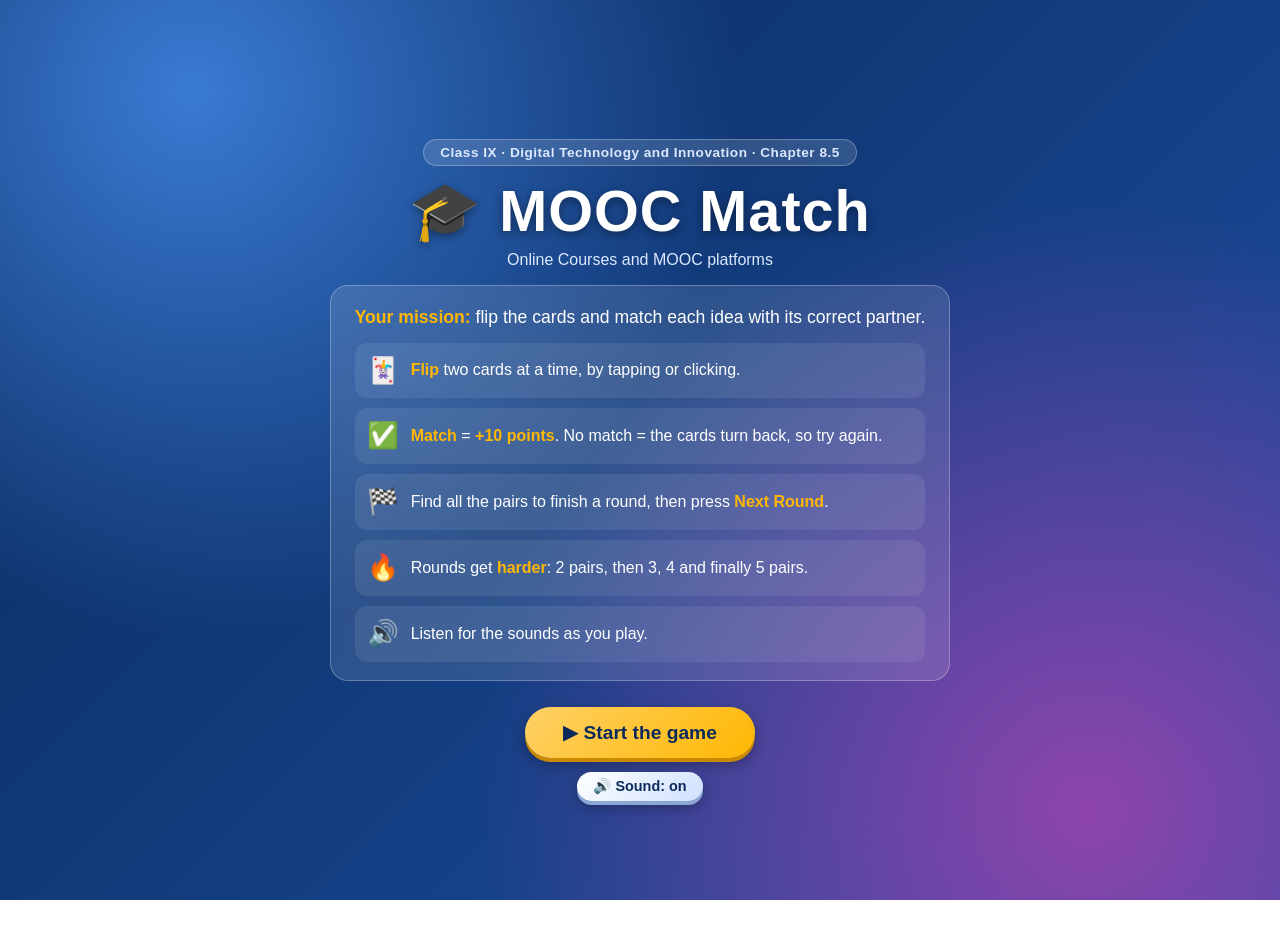
<file: index.html>
<!DOCTYPE html>
<html lang="en">
<head>
<meta charset="UTF-8">
<meta name="viewport" content="width=device-width, initial-scale=1">
<title>MOOC Match</title>
<link rel="stylesheet" href="style.css">
<link rel="stylesheet" href="intro.css">
</head>
<body>
<main class="wrap intro">
  <div class="course">Class IX · Digital Technology and Innovation · Chapter 8.5</div>
  <h1>🎓 MOOC Match</h1>
  <p class="sub">Online Courses and MOOC platforms</p>

  <section class="howto brief">
    <p class="mission"><b>Your mission:</b> flip the cards and match each idea with its correct partner.</p>
    <ul class="rules">
      <li><span>🃏</span><div><b>Flip</b> two cards at a time, by tapping or clicking.</div></li>
      <li><span>✅</span><div><b>Match</b> = <b>+10 points</b>. No match = the cards turn back, so try again.</div></li>
      <li><span>🏁</span><div>Find all the pairs to finish a round, then press <b>Next Round</b>.</div></li>
      <li><span>🔥</span><div>Rounds get <b>harder</b>: 2 pairs, then 3, 4 and finally 5 pairs.</div></li>
      <li><span>🔊</span><div>Listen for the sounds as you play.</div></li>
    </ul>
  </section>

  <div><a class="btn pulse" href="game.html">▶ Start the game</a></div>
  <p class="soundline"><button id="introSound" class="soundbtn" onclick="toggleIntroSound()">🔊 Sound: on</button></p>
</main>
<script>
  // Shares the same setting as the game page
  let on = true;
  try { on = localStorage.getItem("moocSound") !== "off"; } catch(e){}
  const b = document.getElementById("introSound");
  function paint(){ b.textContent = on ? "🔊 Sound: on" : "🔇 Sound: off"; b.classList.toggle("off", !on); }
  function toggleIntroSound(){ on = !on; try { localStorage.setItem("moocSound", on ? "on" : "off"); } catch(e){} paint(); }
  paint();
</script>
</body>
</html>
</file>
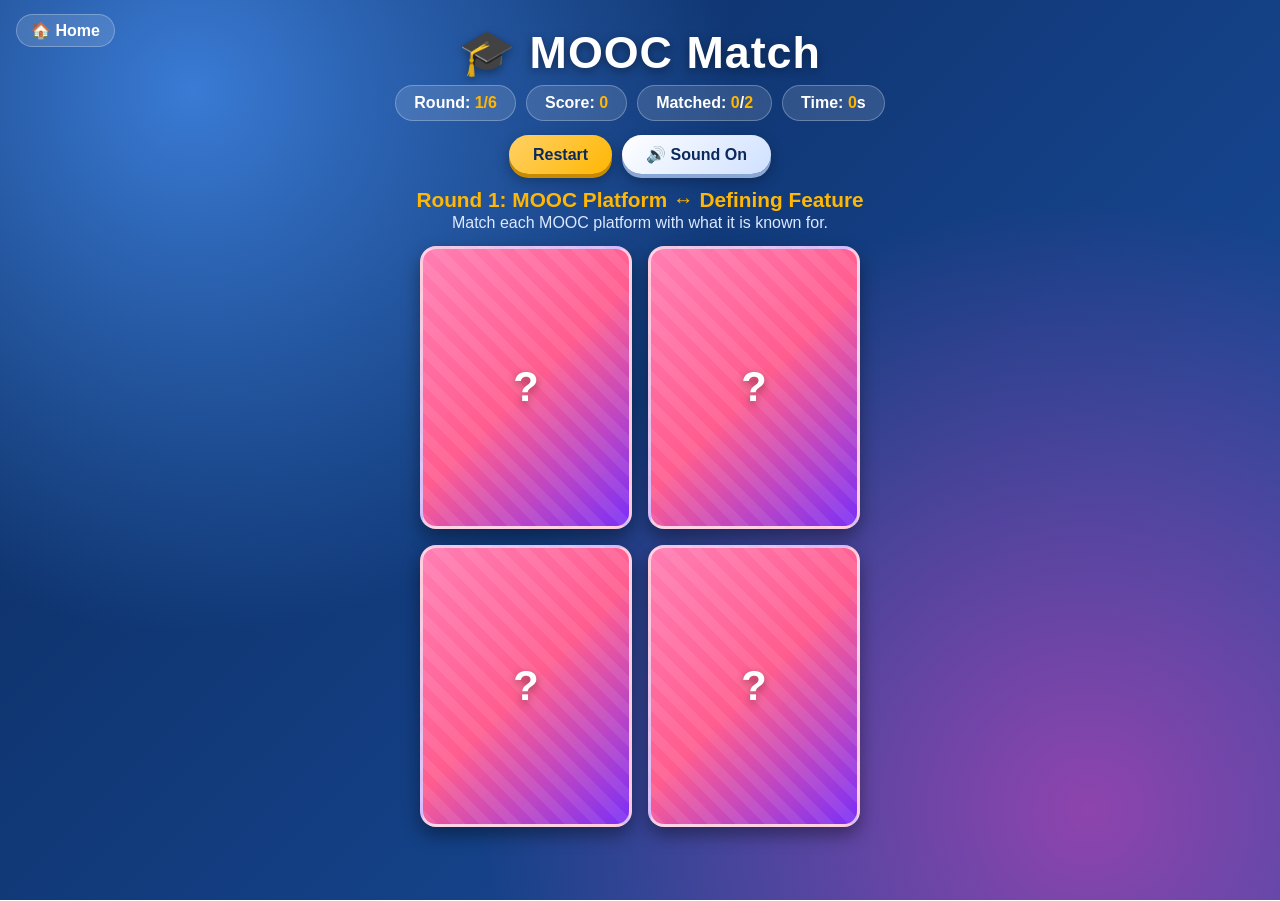
<file: game.html>
<!DOCTYPE html>
<html lang="en">
<head>
<meta charset="UTF-8">
<meta name="viewport" content="width=device-width, initial-scale=1">
<title>MOOC Match</title>
<link rel="stylesheet" href="style.css">
<link rel="stylesheet" href="intro.css">
</head>
<body>
<a class="home" href="index.html">🏠 Home</a>
<main class="wrap">
  <h1>🎓 MOOC Match</h1>

  <div class="bar">
    <span class="stat">Round: <span id="round">1/6</span></span>
    <span class="stat">Score: <span id="score">0</span></span>
    <span class="stat">Matched: <span id="matched">0</span>/<span id="total">2</span></span>
    <span class="stat">Time: <span id="time">0</span>s</span>
  </div>
  <div class="bar">
    <button id="startBtn" onclick="start()">Restart</button>
    <button id="soundBtn" class="soundbtn" onclick="toggleSound()" aria-label="Toggle sound">🔊 Sound On</button>
  </div>

  <h2 id="roundTitle" class="roundTitle"></h2>
  <p id="roundTip" class="roundTip"></p>
  <div class="grid cols2" id="grid"></div>
  <div id="msg"></div>
  <button id="nextBtn" class="next" style="display:none" onclick="nextRound()">Next Round ➜</button>
</main>

<div id="win" class="win">
  <div id="confetti" class="confetti"></div>
  <div class="winbox">
    <div class="trophy">🏆</div>
    <h2>Congratulations!</h2>
    <h3 id="winTitle">Well Done!</h3>
    <p>You completed all rounds of <b>MOOC Match</b> and learned about online courses!</p>
    <div id="winStars" class="winstars">⭐⭐⭐</div>
    <div class="winstats">
      <div><b id="winScore">0</b><span>Score</span></div>
      <div><b id="winMoves">0</b><span>Tries</span></div>
      <div><b id="winTime">0s</b><span>Time</span></div>
    </div>
    <button onclick="playAgain()">Play Again 🔄</button>
    <button class="close" onclick="closeWin()">Close</button>
  </div>
</div>

<script src="script.js"></script>
<script>
  // Begin Round 1 straight away when the game page opens
  start();
</script>
</body>
</html>
</file>
<file: style.css>
:root{--blue:#1a73e8;--navy:#0b2a5b;--gold:#ffb703;--green:#2ecc71;--pink:#ff5d8f}
*{box-sizing:border-box}
body{margin:0;min-height:100vh;font-family:"Segoe UI",Poppins,Arial,sans-serif;color:#fff;text-align:center;
  background:radial-gradient(circle at 15% 10%,#3a7bd5 0,transparent 40%),radial-gradient(circle at 85% 90%,#8e44ad 0,transparent 45%),linear-gradient(135deg,#0b2a5b,#1a4fa3);
  background-attachment:fixed;padding:20px}
.wrap{max-width:820px;margin:0 auto}
h1{font-size:clamp(1.8rem,5vw,2.8rem);margin:6px 0;letter-spacing:1px;text-shadow:0 3px 10px #0006}
.sub{margin:0 auto 16px;max-width:560px;color:#dbe8ff}

/* How to play */
.howto{background:#ffffff1f;backdrop-filter:blur(6px);border:1px solid #ffffff44;border-radius:18px;padding:12px 22px;margin:0 auto 18px;max-width:640px;text-align:left}
.howto h2{margin:4px 0 8px;font-size:1.2rem;color:var(--gold);text-align:center}
.howto ol{margin:0;padding-left:22px;line-height:1.55;font-size:.97rem}
.howto b{color:var(--gold)}

/* Status bar + buttons */
.bar{display:flex;gap:10px;justify-content:center;flex-wrap:wrap;margin-bottom:14px}
.stat{background:#ffffff22;backdrop-filter:blur(6px);border:1px solid #ffffff44;border-radius:999px;padding:8px 18px;font-weight:700}
.stat span{color:var(--gold)}
button{border:0;border-radius:999px;padding:10px 24px;font-size:1rem;font-weight:800;cursor:pointer;color:var(--navy);
  background:linear-gradient(135deg,#ffd166,var(--gold));box-shadow:0 4px 0 #c98a00,0 6px 14px #0005;transition:transform .15s}
button:hover{transform:translateY(-2px)}
button:active{transform:translateY(3px);box-shadow:0 1px 0 #c98a00}
.soundbtn{background:linear-gradient(135deg,#fff,#cfe0ff);box-shadow:0 4px 0 #8aa7d6,0 6px 14px #0005}
.soundbtn.off{background:linear-gradient(135deg,#d0d6e2,#9aa6bd);box-shadow:0 4px 0 #6d7a93,0 6px 14px #0005}

.roundTitle{margin:6px 0 2px;font-size:1.3rem;color:var(--gold)}
.roundTip{margin:0 0 14px;color:#dbe8ff}

/* Card grid: 4 cards = 2 cols, 6 cards = 3 cols, 8 cards = 4 cols */
.grid{display:grid;gap:16px;margin:0 auto}
.grid.cols2{grid-template-columns:repeat(2,1fr);max-width:440px}
.grid.cols3{grid-template-columns:repeat(3,1fr);max-width:600px}
.grid.cols4{grid-template-columns:repeat(4,1fr);max-width:780px}
.grid.cols5{grid-template-columns:repeat(5,1fr);max-width:860px;gap:12px}

.card{perspective:900px;aspect-ratio:3/4;cursor:pointer;transition:transform .2s}
.card:hover:not(.done){transform:scale(1.05)}
.inner{position:relative;width:100%;height:100%;transition:transform .55s cubic-bezier(.4,1.4,.6,1);transform-style:preserve-3d}
.card.flip .inner,.card.done .inner{transform:rotateY(180deg)}
.face{position:absolute;inset:0;border-radius:16px;display:flex;flex-direction:column;align-items:center;justify-content:center;gap:6px;
  padding:10px;backface-visibility:hidden;-webkit-backface-visibility:hidden;box-shadow:0 8px 18px #0006;font-weight:700;overflow:hidden}
.front{background:repeating-linear-gradient(45deg,#ffffff14 0 10px,transparent 10px 20px),linear-gradient(135deg,#ff7eb3,var(--pink) 50%,#7b2ff7);
  border:3px solid #ffffffaa;font-size:2.6rem}
.front span{text-shadow:0 3px 8px #0006}
.back{transform:rotateY(180deg);background:#fff;color:var(--navy);font-size:clamp(.65rem,2vw,.92rem);line-height:1.3;border:3px solid #cfe0ff}
.back.clue{font-weight:600}
.back.name{background:linear-gradient(160deg,#fff7d6,#ffe08a);font-size:clamp(.95rem,3vw,1.4rem);font-weight:800;border-color:var(--gold);padding:6px}
.ico{font-size:clamp(1.6rem,6vw,2.6rem);filter:drop-shadow(0 3px 4px #0003)}
.card.done .back{background:linear-gradient(160deg,#e6fff0,#b6f2cb);border-color:var(--green)}
.card.done .inner{animation:pop .5s}
@keyframes pop{50%{transform:rotateY(180deg) scale(1.12)}}

/* Wrong-pair shake */
.card.shake{animation:shake .4s}
@keyframes shake{25%{transform:translateX(-6px)}75%{transform:translateX(6px)}}

#msg{margin-top:20px;font-size:1.3rem;font-weight:800;color:var(--gold);min-height:1.6em;text-shadow:0 2px 6px #0006}
#msg b{color:#fff}
.next{margin-top:14px;background:linear-gradient(135deg,#7dffb0,var(--green));box-shadow:0 4px 0 #1c9a52,0 6px 14px #0005;animation:bounce 1s infinite}
@keyframes bounce{50%{transform:translateY(-5px)}}

/* Phones: 6 and 8 card rounds use 2 wide cards per row so text stays readable */
@media(max-width:560px){
  .grid{gap:8px}
  .stat{padding:6px 12px}
  .grid.cols3,.grid.cols4,.grid.cols5{grid-template-columns:repeat(2,1fr);max-width:440px}
  .grid.cols3 .card,.grid.cols4 .card,.grid.cols5 .card{aspect-ratio:4/3}
  .grid.cols3 .front,.grid.cols4 .front,.grid.cols5 .front{font-size:1.8rem}
}
/* Tablets/desktop: tighten text a little on the 8-card board */
@media(min-width:561px){
  .grid.cols5 .card{aspect-ratio:2/3}
  .grid.cols5 .back{font-size:clamp(.55rem,1.3vw,.74rem);padding:6px}
  .grid.cols5 .back.name{font-size:clamp(.75rem,1.6vw,1rem)}
  .grid.cols5 .ico{font-size:1.6rem}
  .grid.cols4 .back{font-size:clamp(.6rem,1.6vw,.82rem)}
  .grid.cols4 .back.name{font-size:clamp(.85rem,2vw,1.15rem)}
}

/* Congratulations screen */
.win{position:fixed;inset:0;background:#06122ccc;display:none;align-items:center;justify-content:center;padding:16px;z-index:10}
.win.show{display:flex}
.winbox{position:relative;z-index:2;background:linear-gradient(160deg,#fff,#eaf2ff);color:var(--navy);border-radius:24px;padding:26px 28px;max-width:440px;width:100%;
  box-shadow:0 20px 60px #000a;border:4px solid var(--gold);animation:zoomIn .6s cubic-bezier(.3,1.5,.5,1)}
@keyframes zoomIn{from{transform:scale(.3);opacity:0}}
.trophy{font-size:4.5rem;animation:bounce 1s infinite}
.winbox h2{margin:0;font-size:2rem;color:#e08a00}
.winbox h3{margin:2px 0 8px;color:var(--blue)}
.winbox p{margin:0 0 8px}
.winstars{font-size:2.2rem;margin:6px 0 12px}
.winstats{display:flex;gap:10px;justify-content:center;margin-bottom:16px}
.winstats div{flex:1;background:#fff;border-radius:14px;padding:10px 4px;box-shadow:0 2px 8px #0002}
.winstats b{display:block;font-size:1.5rem;color:var(--blue)}
.winstats span{font-size:.8rem;color:#567}
.winbox button.close{background:#fff;color:var(--blue);box-shadow:0 3px 0 #b8c9e6;margin-left:8px}
.confetti{position:absolute;inset:0;overflow:hidden;pointer-events:none;z-index:3}
.confetti i{position:absolute;top:-20px;width:10px;height:16px;border-radius:2px;animation:fall linear infinite}
@keyframes fall{to{transform:translateY(110vh) rotate(720deg)}}
</file>
<file: intro.css>
/* Extra styles for the intro page and the Home link (works with your existing style.css) */
.intro{min-height:100vh;display:flex;flex-direction:column;justify-content:center}
.intro h1{font-size:clamp(2.2rem,7vw,3.6rem)}
.btn{display:inline-block;text-decoration:none;border-radius:999px;padding:14px 38px;font-size:1.2rem;font-weight:800;color:var(--navy);
  background:linear-gradient(135deg,#ffd166,var(--gold));box-shadow:0 4px 0 #c98a00,0 6px 14px #0005;transition:transform .15s;margin-top:8px}
.btn:hover{transform:translateY(-2px)}
.btn:active{transform:translateY(3px);box-shadow:0 1px 0 #c98a00}
.btn.pulse{animation:bounce 1.2s infinite}
.home{position:absolute;top:14px;left:16px;color:#fff;text-decoration:none;font-weight:700;background:#ffffff22;border:1px solid #ffffff44;border-radius:999px;padding:6px 14px}
.home:hover{background:#ffffff44}

/* Intro page: course label, mission and rules */
.course{display:inline-block;margin:0 auto 6px;padding:5px 16px;border-radius:999px;background:#ffffff22;border:1px solid #ffffff44;font-size:.85rem;font-weight:700;letter-spacing:.5px;color:#dbe8ff}
.brief{padding:18px 24px}
.mission{margin:0 0 12px;font-size:1.1rem;line-height:1.5}
.mission b{color:var(--gold)}
.rules{list-style:none;margin:0;padding:0;display:grid;gap:10px}
.rules li{display:flex;gap:12px;align-items:center;background:#ffffff14;border-radius:12px;padding:10px 12px;line-height:1.4}
.rules li>span{font-size:1.6rem}
.soundline{margin:14px 0 0}
.soundline .soundbtn{padding:6px 16px;font-size:.9rem}
</file>
